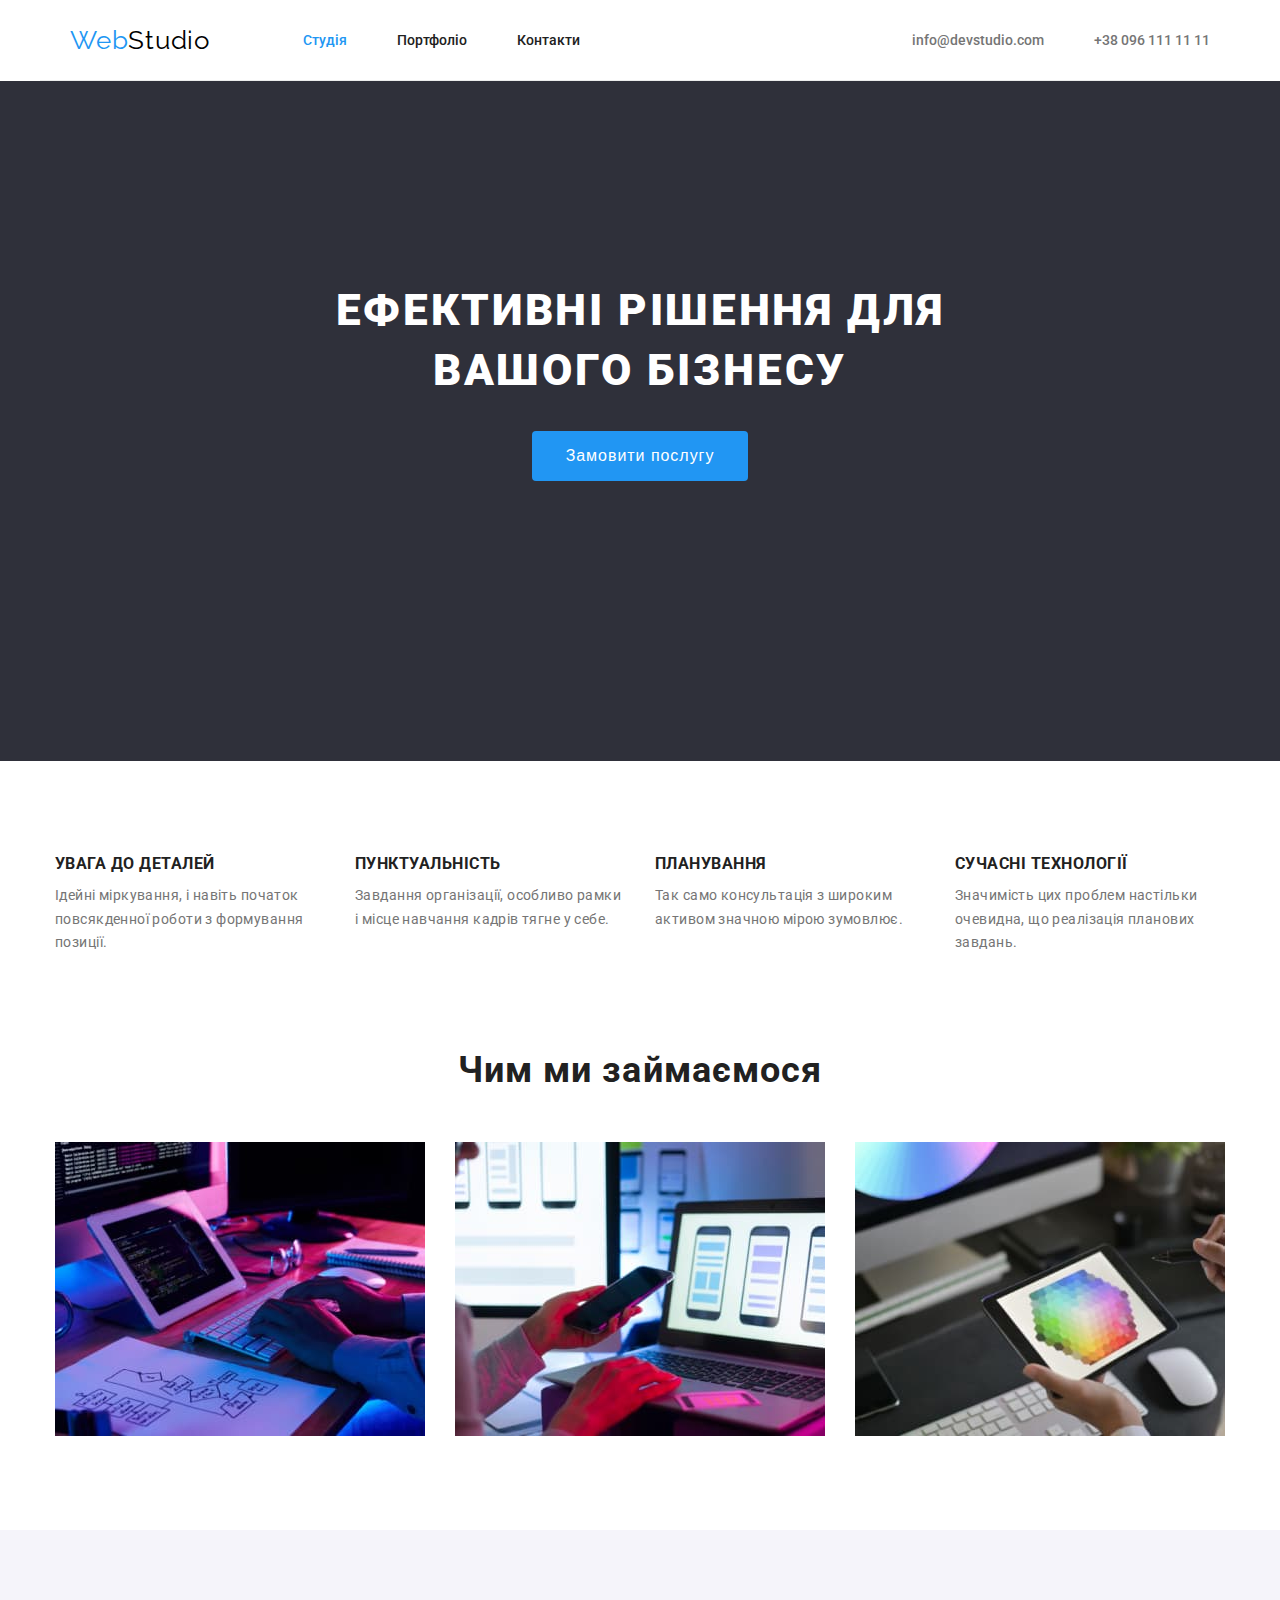
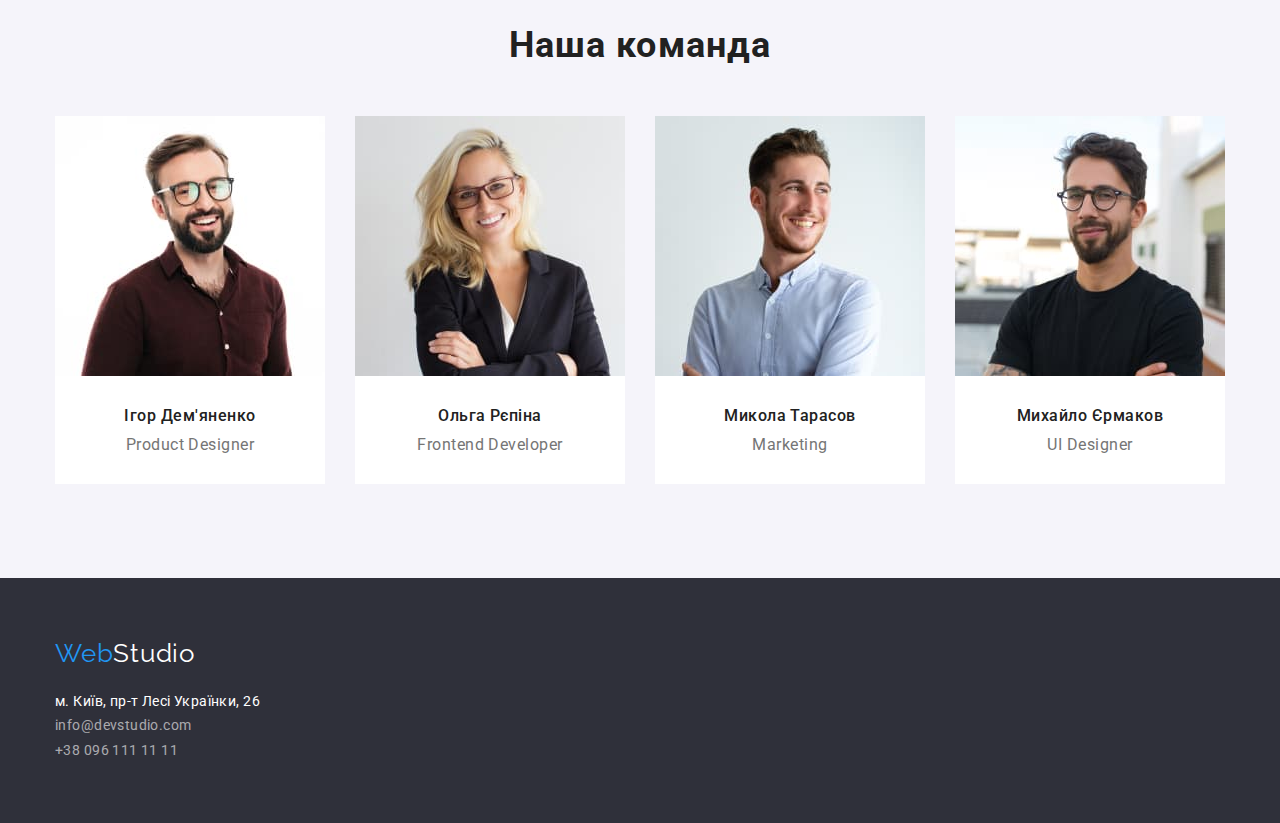
<file: index.html>
<!DOCTYPE html>
<html lang="uk">
  <!--Метаданні-->
  <head>
    <meta charset="UTF-8" />
    <meta http-equiv="X-UA-Compatible" content="IE=edge" />
    <meta name="viewport" content="width=device-width, initial-scale=1.0" />
    <title>Студія</title>

    <!-- Шрифт із google -->
    <link rel="preconnect" href="https://fonts.googleapis.com" />
    <link rel="preconnect" href="https://fonts.gstatic.com" crossorigin />
    <link href="https://fonts.googleapis.com/css2?family=Raleway:wght@700&family=Roboto:wght@400;500;700&display=swap"
      rel="stylesheet"/>

    <!-- Modern-normalize -->
    <link
      rel="stylesheet"
      href="https://cdnjs.cloudflare.com/ajax/libs/modern-normalize/1.1.0/modern-normalize.min.css"
      integrity="sha512-wpPYUAdjBVSE4KJnH1VR1HeZfpl1ub8YT/NKx4PuQ5NmX2tKuGu6U/JRp5y+Y8XG2tV+wKQpNHVUX03MfMFn9Q=="
      crossorigin="anonymous"
      referrerpolicy="no-referrer"/>

    <!-- Стилі CSS -->
    <link rel="stylesheet" href="./CSS/styles.css" />
  </head>

  <!--Тіло сайта Студія-->
  <body class="body">
    <!--Шапка сайту-->
    <header class="header">
      <div class="container main-nav">
          <nav class="container menu">
            <a href="./index.html" lang="en" class="logo"><span class="accent">Web</span>Studio</a>
            <ul class="site-nav list">
              <li class="item"><a href="./index.html" class="link current">Студія</a></li>
              <li class="item"><a href="./portfolio.html" class="link">Портфоліо</a></li>
              <li class="item"><a href="./contacts.html" class="link">Контакти</a></li>
            </ul>
          </nav>
        
          <div class="container">
            <ul class="auth-nav list">
              <li class="item">
                <a href="mailto:info@devstudio.com" lang="en" class="link">info@devstudio.com</a>
              </li>
              <li class="item">
                <a href="tel:+380961111111" class="link">+38 096 111 11 11</a>
              </li>
            </ul>
          </div>
      </div>
    </header>

    <!--Unique page content-->
    <main>
      <!--Герой-->
      <section class="hero">
        <div class="container">
          <h1 class="hero-title">
            Ефективні рішення для <br />
            вашого бізнесу
          </h1>
          <button type="button" class="button-hero">Замовити послугу</button>
        </div>
      </section>

      <!--Наші переваги-->

      <section class="section">
        <div class="container">
          <h2 class="visually-hidden">Наші переваги</h2>
          <ul class="feature-list">
            <li class="item">
              <h3 class="feature-title">Увага до деталей</h3>
              <p class="feature-text">
                Ідейні міркування, і навіть початок повсякденної роботи з
                формування позиції.
              </p>
            </li>
            <li class="item">
              <h3 class="feature-title">Пунктуальність</h3>
              <p class="feature-text">
                Завдання організації, особливо рамки і місце навчання кадрів
                тягне у себе.
              </p>
            </li>
            <li class="item">
              <h3 class="feature-title">Планування</h3>
              <p class="feature-text">
                Так само консультація з широким активом значною мірою зумовлює.
              </p>
            </li>
            <li class="item">
              <h3 class="feature-title">Сучасні технології</h3>
              <p class="feature-text">
                Значимість цих проблем настільки очевидна, що реалізація
                планових завдань.
              </p>
            </li>
          </ul>
        </div>
      </section>

      <!--Чим ми займаємося-->
      <section class="section no-padding">
        <div class="container">
          <h2 class="section-title">Чим ми займаємося</h2>
          <ul class="services-list">
            <li class="item">
              <img class="card-image no-gap"src="./images/box1.jpg" alt="Послуга1" width="370" />
            </li>
            <li class="item">
              <img class="card-image no-gap" src="./images/box2.jpg" alt="Послуга2" width="370" />
            </li>
            <li class="item">
              <img class="card-image no-gap" src="./images/box3.jpg" alt="Послуга3" width="370" />
            </li>
          </ul>
        </div>
      </section>

      <!--Наша команда-->
      <section class="section team">
        <div class="container">
          <h2 class="section-title">Наша команда</h2>
          <ul class="team-list">
            <li class="employee">
              <img class="card-image no-gap" src="./images/img.jpg" alt="Ігор Дем'яненко" width="270" />
              <h3 class="title">Ігор Дем'яненко</h3>
              <p lang="en" class="team-position">Product Designer</p>
            </li>
            <li class="employee">
              <img class="card-image no-gap" src="./images/img(1).jpg" alt="Ольга Рєпіна" width="270" />
              <h3 class="title">Ольга Рєпіна</h3>
              <p lang="en" class="team-position">Frontend Developer</p>
            </li>
            <li class="employee">
              <img class="card-image no-gap" src="./images/img(2).jpg" alt="Микола Тарасов" width="270" />
              <h3 class="title">Микола Тарасов</h3>
              <p lang="en" class="team-position">Marketing</p>
            </li>
            <li class="employee">
              <img class="card-image no-gap" src="./images/img(3).jpg" alt="Михайло Єрмаков" width="270"/>
              <h3 class="title">Михайло Єрмаков</h3>
              <p lang="en" class="team-position">UI Designer</p>
            </li>
          </ul>
        </div>
      </section>
    </main>

    <!--Footer-->
    <footer class="footer">
      <div class="container">
        <a href="./index.html" lang="en" class="logo">
          <span class="accent">Web</span><span class="accent-wiht">Studio</span>
        </a>
        <address>
          <ul class="footer-list">
            <li>
              <a
                href="https://goo.gl/maps/CPtrU1FHBa2aNyZL9"
                target="_blank"
                rel="noopener noreferrer nofollow"
                class="link-adress"
                >м. Київ, пр-т Лесі Українки, 26</a
              >
            </li>
            <li>
              <a href="mailto:info@devstudio.com" lang="en" class="link"
                >info@devstudio.com</a
              >
            </li>
            <li>
              <a href="tel:+380961111111" class="link">+38 096 111 11 11</a>
            </li>
          </ul>
        </address>
      </div>
    </footer>
  </body>
</html>
</file>
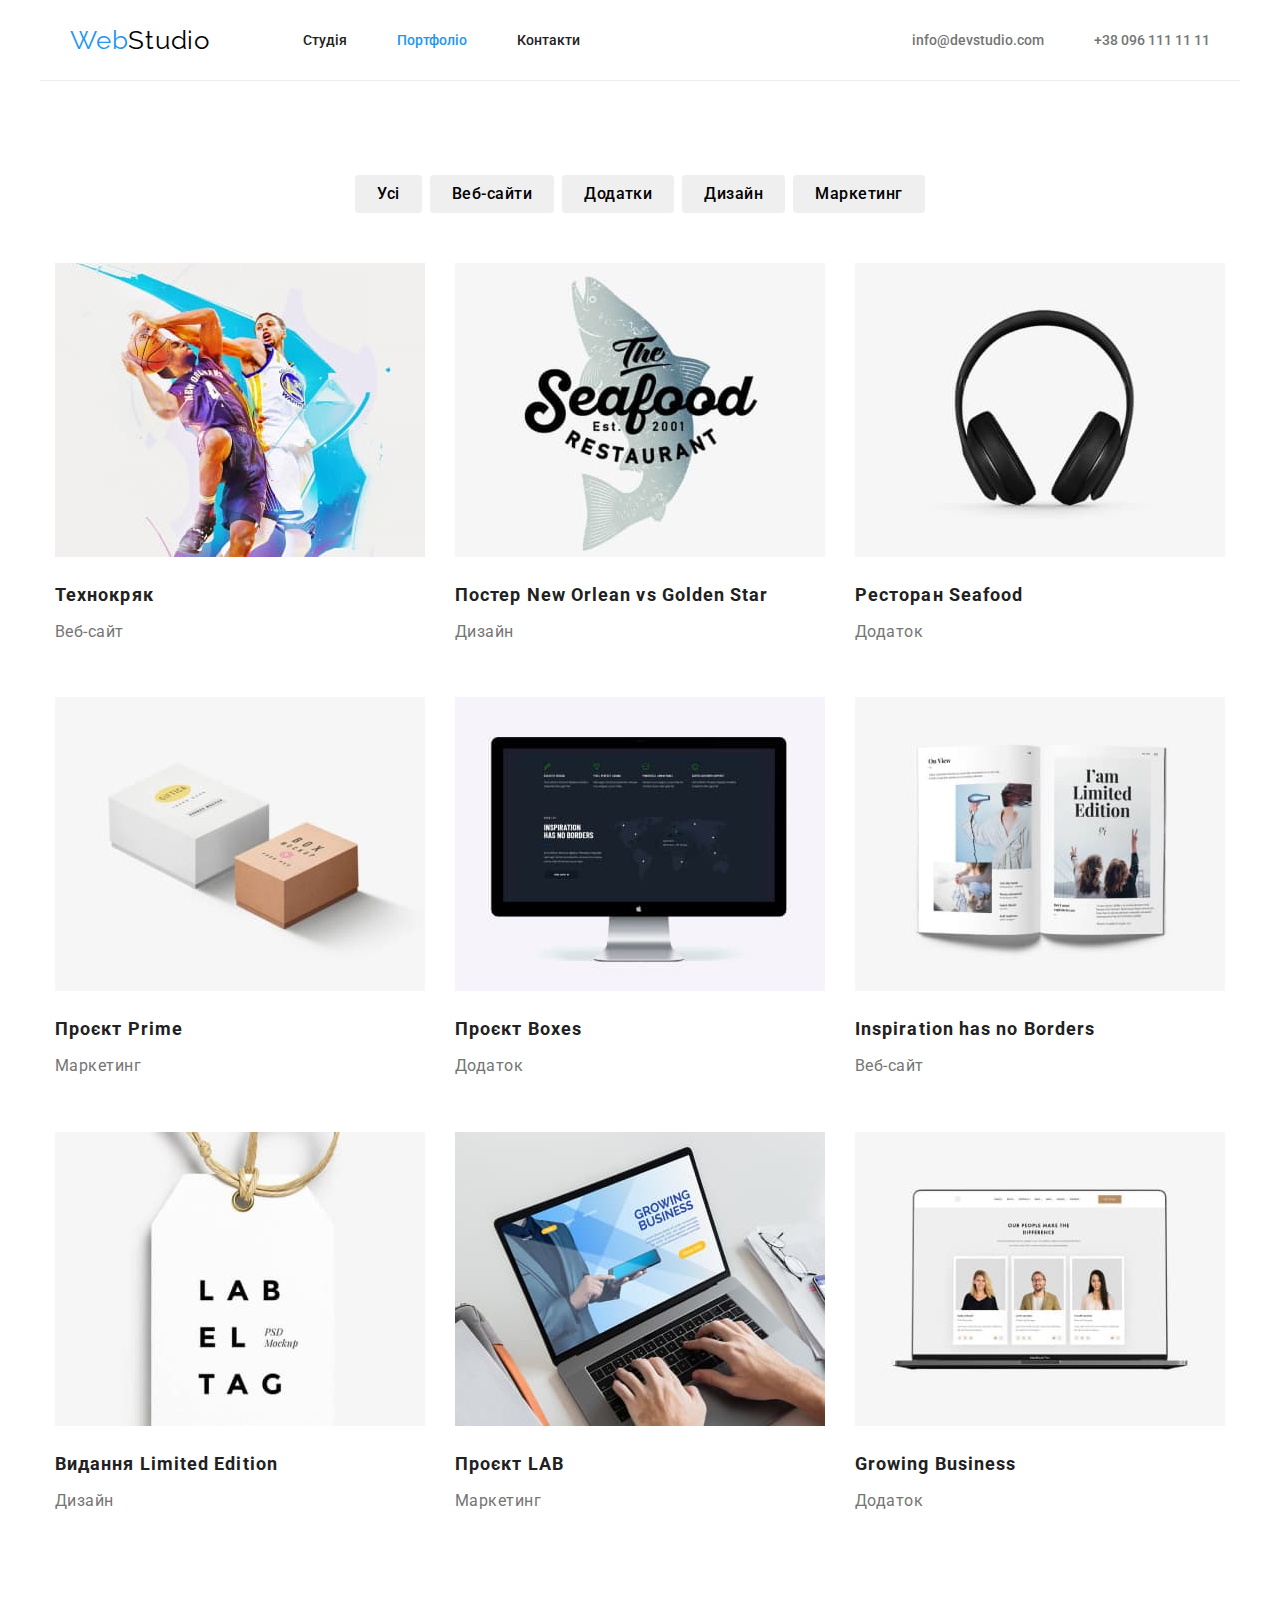
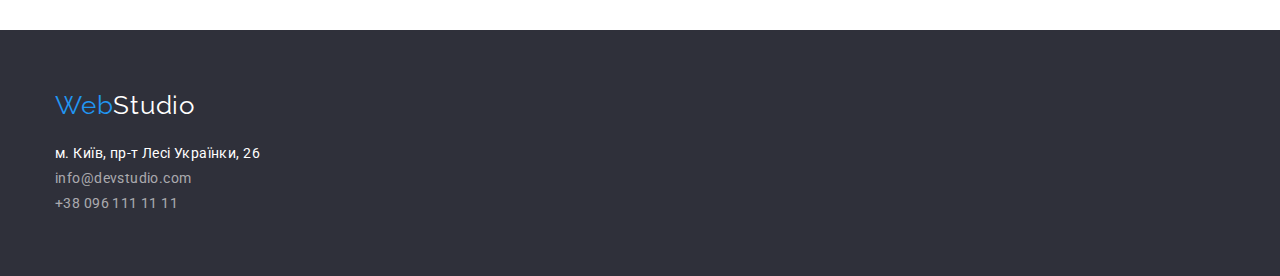
<file: portfolio.html>
<!DOCTYPE html>
<html lang="uk">
  <!--Метаданні-->
  <head>
    <meta charset="UTF-8" />
    <meta http-equiv="X-UA-Compatible" content="IE=edge" />
    <meta name="viewport" content="width=device-width, initial-scale=1.0" />
    <title>Студія</title>

    <!-- Шрифт із google -->
    <link rel="preconnect" href="https://fonts.googleapis.com" />
    <link rel="preconnect" href="https://fonts.gstatic.com" crossorigin />
    <link
      href="https://fonts.googleapis.com/css2?family=Raleway:wght@700&family=Roboto:wght@400;500;700&display=swap"
      rel="stylesheet"
    />

    <!-- Modern-normalize -->
    <link
      rel="stylesheet"
      href="https://cdnjs.cloudflare.com/ajax/libs/modern-normalize/1.1.0/modern-normalize.min.css"
      integrity="sha512-wpPYUAdjBVSE4KJnH1VR1HeZfpl1ub8YT/NKx4PuQ5NmX2tKuGu6U/JRp5y+Y8XG2tV+wKQpNHVUX03MfMFn9Q=="
      crossorigin="anonymous"
      referrerpolicy="no-referrer"
    />

    <!-- Стилі CSS -->
    <link rel="stylesheet" href="./CSS/styles.css" />
  </head>

  <!--Тіло сайта Студія-->
  <body class="body">
    <!--Шапка сайту-->
    <header class="header">
      <div class="container main-nav">
        <nav class="container menu">
          <a href="./index.html" lang="en" class="logo"><span class="accent">Web</span>Studio</a>
          <ul class="site-nav list">
            <li class="item"><a href="./index.html" class="link">Студія</a></li>
            <li class="item"><a href="./portfolio.html" class="link current">Портфоліо</a></li>
            <li class="item"><a href="./contacts.html" class="link">Контакти</a></li>
          </ul>
        </nav>
        <div class="container">
          <ul class="auth-nav list">
            <li class="item"><a href="mailto:info@devstudio.com" lang="en" class="link">info@devstudio.com</a>
            </li>
            <li class="item"><a href="tel:+380961111111" class="link">+38 096 111 11 11</a>
            </li>
          </ul>
        </div>
      </div>
    </header>

    <!--Unique page content-->
    <main>
      <section class="section">
        <div class="container main-direction">
          <h1 class="visually-hidden">Приклади робіт</h1>
          <ul class="direction-list">
            <li class="item"><button class="button-direction" type="button">Усі</button></li>
            <li class="item">
              <button class="button-direction" type="button">Веб-сайти</button>
            </li>
            <li class="item">
              <button class="button-direction" type="button">Додатки</button>
            </li>
            <li class="item">
              <button class="button-direction" type="button">Дизайн</button>
            </li>
            <li class="item">
              <button class="button-direction" type="button">Маркетинг</button>
            </li>
          </ul>
        </div>

        <div class="container">
          <ul class="projects-list">
            <li class="projects">
              <img
                class="card-image no-gap"
                src="./images-portfolio/img1.jpg"
                alt="Технокряк"
                width="370"
              />
              <div class="direction-item">
                <h2 class="projects-title">Технокряк</h2>
                <p class="direction">Веб-сайт</p>
              </div>
            </li>
            <li class="projects">
              <img
                class="card-image no-gap"
                src="./images-portfolio/img2.jpg"
                alt="Постер New Orlean vs Golden Star"
                width="370"
              />
              <div class="direction-item">
                <h2 class="projects-title">Постер New Orlean vs Golden Star</h2>
                <p class="direction">Дизайн</p>
              </div>
            </li>
            <li class="projects">
              <img
                class="card-image no-gap"
                src="./images-portfolio/img3.jpg"
                alt="Ресторан Seafood"
                width="370"
              />
              <div class="direction-item">
                <h2 class="projects-title">Ресторан Seafood</h2>
                <p class="direction">Додаток</p>
              </div>
            </li>
            <li class="projects">
              <img
                class="card-image no-gap"
                src="./images-portfolio/img4.jpg"
                alt="Проєкт Prime"
                width="370"
              />
              <div class="direction-item">
                <h2 class="projects-title">Проєкт Prime</h2>
                <p class="direction">Маркетинг</p>
              </div>
            </li>
            <li class="projects">
              <img
                class="card-image no-gap"
                src="./images-portfolio/img5.jpg"
                alt="Проєкт Boxes"
                width="370"
              />
              <div class="direction-item">
                <h2 class="projects-title">Проєкт Boxes</h2>
                <p class="direction">Додаток</p>
              </div>
            </li>
            <li class="projects">
              <img
                class="card-image no-gap"
                src="./images-portfolio/img6.jpg"
                alt="Inspiration has no Borders"
                width="370"
              />
             <div class="direction-item">
                <h2 class="projects-title">Inspiration has no Borders</h2>
                <p class="direction">Веб-сайт</p>
             </div>
            </li>
            <li class="projects">
              <img
                class="card-image no-gap"
                src="./images-portfolio/img7.jpg"
                alt="Видання Limited Edition"
                width="370"
              />
              <div class="direction-item">
                <h2 class="projects-title">Видання Limited Edition</h2>
                <p class="direction">Дизайн</p>
              </div>
            </li>
            <li class="projects">
              <img
                class="card-image no-gap"
                src="./images-portfolio/img8.jpg"
                alt="Проєкт LAB"
                width="370"
              />
              <div class="direction-item">
                <h2 class="projects-title">Проєкт LAB</h2>
                <p class="direction">Маркетинг</p>
              </div>
            </li>
            <li class="projects">
              <img
                class="card-image no-gap"
                src="./images-portfolio/img9.jpg"
                alt="Growing Business"
                width="370"
              />
              <div class="direction-item">
                <h2 class="projects-title">Growing Business</h2>
                <p class="direction">Додаток</p>
              </div>
            </li>
          </ul>
        </div>
      </section>
    </main>

    <!--Footer-->
    <footer class="footer">
      <div class="container">
        <a href="./index.html" lang="en" class="logo">
          <span class="accent">Web</span><span class="accent-wiht">Studio</span>
        </a>
        <address>
          <ul class="footer-list">
            <li>
              <a
                href="https://goo.gl/maps/CPtrU1FHBa2aNyZL9"
                target="_blank"
                rel="noopener noreferrer nofollow"
                class="link-adress"
                >м. Київ, пр-т Лесі Українки, 26</a
              >
            </li>
            <li>
              <a href="mailto:info@devstudio.com" lang="en" class="link"
                >info@devstudio.com</a
              >
            </li>
            <li>
              <a href="tel:+380961111111" class="link">+38 096 111 11 11</a>
            </li>
          </ul>
        </address>
      </div>
    </footer>
  </body>
</html>
</file>
<file: CSS/styles.css>
/*========= Основна палітра =========*/

:root {
  --color-dark: #000000;
  --color-primary-text: #757575;
  --color-title-text: #212121;
  --color-white-text: #ffffff;
  --color-action: #2196f3;
  --color-blue-button: #188ce8;
  --color-secondary-button: #f5f4fa;
  --color-white-background: #ffffff;
  --color-secondary-background: #f5f4fa;
  --color-futter-background: #2f303a;
  --color-line-header: #ECECEC;
}

.body {
  color: var(--color-primary-text);
  font-family: Roboto, sans-serif;
  background-color: var(--color-white-background);
  font-size: 14px;
}

.section-title {
  color: var(--color-title-text);
  font-size: 36px;
  line-height: 1.17;
  letter-spacing: 0.03em;
  text-align: center;
  margin-top: 0;
  margin-bottom: 0;
}

* {
  margin: 0;
  padding: 0;
  list-style: none;
  box-sizing:border-box;
}

.container {
  width: 1200px;
  padding-left: 15px;
  padding-right: 15px;
  margin-left: auto;
  margin-right: auto;
}

.section {
  padding-top: 94px;
  padding-bottom: 94px;
}

.section.no-padding {
  padding-top: 0px;
}

.card-image.no-gap {
  display: block;
}

/* =========ГОЛОВНА СТОРІНКА========= */

/*========= Шапка сайту=========*/

/* .header {
  background-color: var(--color-white-background);
  padding-top: 24px;
  padding-bottom: 25px;
} */

.logo {
  color: var(--color-dark);
  font-family: Raleway, sans-serif;
  font-size: 26px;
  line-height: 1.19;
  letter-spacing: 0.03em;
  text-decoration: none;
}

.accent {
  color: var(--color-action);
}

.main-nav {
  display: flex;
  align-items: center;
  border-bottom: 1px solid var(--color-line-header)
}

.menu {
  display: flex;
  align-items: center;
}

.site-nav {
  display: flex;
  margin-left: 93px;
}

.auth-nav {
  display: flex;
  justify-content: flex-end;
}

.site-nav .item + .item,
.auth-nav .item + .item {
  margin-left: 50px;
}

.site-nav .link {
  color: var(--color-title-text);
  font-weight: 500;
  line-height: 1.15;
  text-decoration: none;
  display: block;
  padding-top: 32px;
  padding-bottom: 32px;
}

.site-nav .link:hover,
.site-nav .link:focus {
  color: var(--color-action);
}

.auth-nav .link {
  color: var(--color-primary-text);
  font-weight: 500;
  line-height: 1.15;
  text-decoration: none;
  display: block;
  padding-top: 32px;
  padding-bottom: 32px;
}

.site-nav .link.current {
  color: var(--color-action);
}

.auth-nav .link:hover,
.auth-nav .link:focus {
  color: var(--color-action);
}

/* =========Герой =========*/

.hero {
  text-align: center;
  margin-bottom: 0px;
  margin-top: 0;
  padding-top: 200px;
  padding-bottom: 280px;
}

.hero-title {
  color: var(--color-white-text);
  font-weight: 900;
  font-size: 44px;
  line-height: 1.36;
  text-align: center;
  text-transform: uppercase;
  letter-spacing: 0.06em;
  margin-top: 0;
  margin-bottom: 30px;
}

.button-hero {
  color: var(--color-white-background);
  background-color: var(--color-action);
  font-size: 16px;
  line-height: 1.88;
  letter-spacing: 0.06em;
  cursor: pointer;
  border: 1 px solid var(--color-action);
  border-radius: 4px;
  padding-left: 32px;
  padding-right: 32px;
  min-width: 216px;
  min-height: 50px;
  text-align: center;
  display: inline-block;
}

.hero {
  background-color: var(--color-futter-background);
}

.button-hero:hover,
.button-hero:focus {
  background-color: var(--color-blue-button);
}

/* =========Наші переваги =========*/

.feature-title {
  color: var(--color-title-text);
  line-height: 1.15;
  letter-spacing: 0.03em;
  text-transform: uppercase;
  margin-top: 0;
  margin-bottom: 10px;
}

.feature-text {
  line-height: 1.71;
  letter-spacing: 0.03em;
  margin-top: 0;
  margin-bottom: 0px;
}

.feature-list {
  list-style: none;
  margin-top: 0;
  margin-bottom: 0px;
  display: flex;

}

.feature-list .item {
  width: 270px;
  margin-right: 30px;
}


.feature-list .item:last-child {
  margin-right: 0px;
}

.visually-hidden {
  position: absolute;
  white-space: nowrap;
  width: 1px;
  height: 1px;
  overflow: hidden;
  border: 0;
  padding: 0;
  clip: rect(0 0 0 0);
  clip-path: inset(50%);
  margin: -1px;
}

/* =========Чим ми займаємося========= */

.services-list {
  list-style: none;
  margin-top: 50px;
  margin-bottom: 0px;
  display: flex;
}

.services-list .item {
  margin-right: 30px;
}

.services-list .item:last-child {
  margin-right: 0px;
}

/*========= Наша команда========= */

.section.team {
  background-color: var(--color-secondary-background);
  padding-top: 94px;
  padding-bottom: 94px;
}

.team-list {
  margin-top: 50px;
  margin-bottom: 0px;
  display: flex;
}

.team-list .title {
  color: var(--color-title-text);
  font-weight: 500;
  font-size: 16px;
  line-height: 1.19;
  letter-spacing: 0.03em;
  margin-top: 0px;
  margin-bottom: 0px;
  text-align: center;
  padding-top: 30px;
  padding-bottom: 10px;
}

.team-position {
  font-size: 16px;
  line-height: 1.19;
  letter-spacing: 0.03em;
  margin-top: 0px;
  margin-bottom: 0px;
}

.team-list {
  list-style: none;
}

.employee {
  background-color: var(--color-white-background);
  margin-right: 30px;
}

.employee:last-child {
  margin-right: 0px;
}


.section-team. title {
  padding-bottom: 30px;
  text-align: center;
}

.team-position {
  padding-bottom: 30px;
  text-align: center;
}

/* =========Footer =========*/

.footer {
  background-color: var(--color-futter-background);
  padding-top: 60px;
  padding-bottom: 60px;
}

.footer-list {
  list-style: none;
  line-height: 24px;
  font-style: normal;
  margin-top: 20px;
  margin-bottom: 0px;
}

.link-adress {
  color: var(--color-white-text);
  line-height: 1.7;
  letter-spacing: 0.03em;
  text-decoration: none;
  margin-top: 0px;
  margin-bottom: 9px;
}

.footer .link {
  color: rgba(255, 255, 255, 0.6);
  line-height: 1.7;
  letter-spacing: 0.03em;
  text-decoration: none;
}

.footer .link:hover,
.footer .link:focus {
  color: var(--color-action);
}

.accent-wiht {
  color: var(--color-white-text);
}

/*========= PORTFOLIO PAGE=========*/

/* =========Проекти=========*/

.button-direction {
  text-align: center;
  font-weight: 500;
  font-size: 16px;
  letter-spacing: 0.03em;
  line-height: 1.62;
  font-family: inherit;
  list-style: none;
  border: none;
  cursor: pointer;
  border-radius: 4px;
  padding-top: 6px;
  padding-bottom: 6px;
  padding-right: 22px;
  padding-left: 22px;

}

.button-direction:hover,
.button-direction:focus {
  color: var(--color-white-text);
  background-color: var(--color-action);
}

.direction-list {
  list-style: none;
  color: var(--color-white-text);
  display: flex;
  margin-left: auto;
  margin-right: auto;
  margin-bottom: 50px;
}

.direction-list .item {
  margin-right: 8px;
}

.direction-list .item:last-child {
  margin-right: 0px;
}

.projects-list {
  list-style: none;
  display: flex;
  flex-wrap: wrap;
}

.projects-title {
  color: var(--color-title-text);
  font-size: 18px;
  line-height: 2;
  letter-spacing: 0.06em;
  margin-top: 0px;
  margin-bottom: 4px;
}

.projects {
  background-color: var(--color-white-background);
  margin-right: 30px;
  margin-bottom: 30px;
}

.projects:nth-child(3n) {
  margin-right: 0;
}

.projects:nth-last-child(-n + 3) {
  margin-bottom: 0;
}


.direction {
  font-size: 16px;
  line-height: 1.9;
  letter-spacing: 0.03em;
  margin-top: 0;
  margin-bottom: 0;
}

.direction-item {
padding-top: 20px;
padding-bottom: 20px;
}

.main-direction {
display: flex;
  }
</file>
